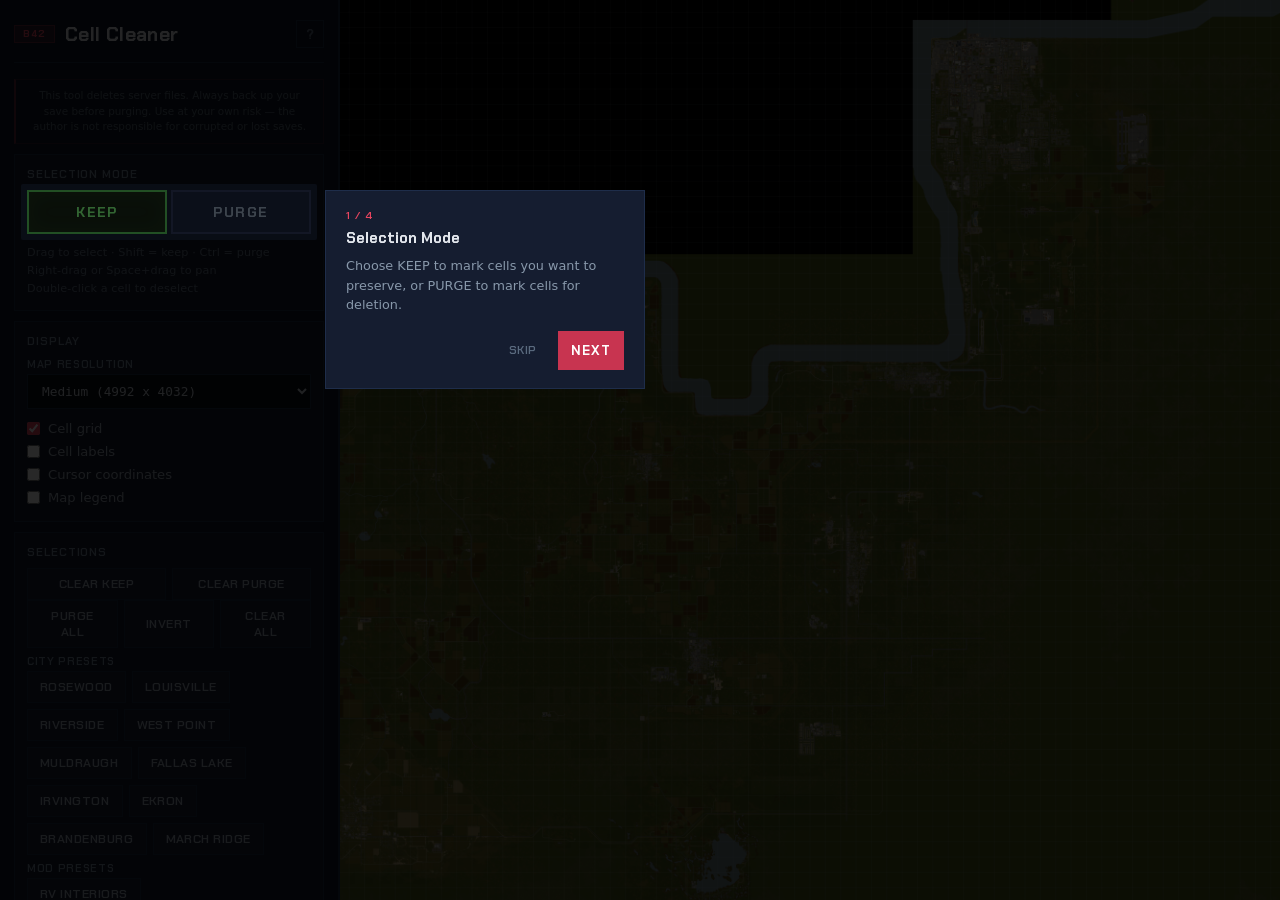
<file: src/index.html>
<!DOCTYPE html>
<html lang="en">
<head>
  <meta charset="UTF-8">
  <meta name="viewport" content="width=device-width, initial-scale=1.0">
  <title>PZ B42 Cell Cleaner</title>
  <link rel="icon" type="image/png" href="favicon.png">
  <link rel="preconnect" href="https://fonts.googleapis.com">
  <link rel="preconnect" href="https://fonts.gstatic.com" crossorigin>
  <link href="https://fonts.googleapis.com/css2?family=Chakra+Petch:wght@400;600;700&display=swap" rel="stylesheet">
  <link rel="stylesheet" href="style.css">
</head>
<body>
  <aside id="sidebar">
    <div class="sidebar-header">
      <span class="sidebar-header__label">B42</span>
      <h1>Cell Cleaner</h1>
      <button id="btn-help" title="Help">?</button>
    </div>

    <div class="disclaimer">This tool deletes server files. Always back up your save before purging. Use at your own risk — the author is not responsible for corrupted or lost saves.</div>

    <section>
      <h2>Selection Mode</h2>
      <div class="btn-group">
        <button id="btn-keep" class="mode-btn active">KEEP</button>
        <button id="btn-purge" class="mode-btn">PURGE</button>
      </div>
      <p class="hint">Drag to select &middot; Shift = keep &middot; Ctrl = purge<br>Right-drag or Space+drag to pan<br>Double-click a cell to deselect</p>
    </section>

    <section>
      <h2>Display</h2>
      <label for="sel-map-res">Map resolution</label>
      <select id="sel-map-res">
        <option value="medium" selected>Medium (4992 x 4032)</option>
        <option value="high">High (9984 x 8064)</option>
        <option value="full">Full (19968 x 16128)</option>
      </select>
      <label class="checkbox-label">
        <input type="checkbox" id="chk-grid" checked> Cell grid
      </label>
      <label class="checkbox-label">
        <input type="checkbox" id="chk-labels"> Cell labels
      </label>
      <label class="checkbox-label">
        <input type="checkbox" id="chk-coords"> Cursor coordinates
      </label>
      <label class="checkbox-label">
        <input type="checkbox" id="chk-legend"> Map legend
      </label>
    </section>

    <section>
      <h2>Selections</h2>
      <div class="btn-row">
        <button id="btn-clear-keep">Clear keep</button>
        <button id="btn-clear-purge">Clear purge</button>
      </div>
      <div class="btn-row">
        <button id="btn-purge-all">Purge all</button>
        <button id="btn-invert">Invert</button>
        <button id="btn-clear-all">Clear all</button>
      </div>

      <label>City Presets</label>
      <div class="btn-row preset-row" id="preset-buttons"></div>

      <label>Mod Presets</label>
      <div class="btn-row preset-row" id="mod-preset-buttons"></div>
    </section>

<section id="section-server-data">
      <h2>Server Data</h2>
      <button id="btn-load-save" class="full-width">Load save folder</button>
      <p class="hint" id="load-save-hint"></p>
      <span id="load-save-status" class="hint"></span>
      <button id="btn-delete-purged" class="full-width accent" disabled>Delete purged cells</button>
    </section>

    <section id="section-world-data" hidden>
      <h2>World Data</h2>
      <label class="checkbox-label">
        <input type="checkbox" id="chk-safehouses" checked> Safehouses
      </label>
      <label class="checkbox-label">
        <input type="checkbox" id="chk-lock-safehouses"> Lock safehouses
      </label>
      <label class="checkbox-label">
        <input type="checkbox" id="chk-npvp-zones" checked> Non-PvP zones
      </label>
      <label class="checkbox-label">
        <input type="checkbox" id="chk-desig-zones" checked> Designation zones
      </label>
      <label class="checkbox-label">
        <input type="checkbox" id="chk-stashes" checked> Stashes
      </label>
      <div id="world-data-summary"></div>
    </section>

    <section id="section-export">
      <h2>Export Script</h2>
      <label for="sel-format">Format</label>
      <select id="sel-format">
        <option value="python">Python (.py)</option>
        <option value="ftp">FTP commands (.txt)</option>
      </select>

      <label for="txt-path">Server data path</label>
      <input type="text" id="txt-path" placeholder="/server/Zomboid/Saves/Sandbox/myworld">

      <button id="btn-export" class="full-width accent">Export script</button>
    </section>

    <section id="section-pzcc-utility">
      <h2>PZCC Utility</h2>
      <button id="btn-copy-cells" class="full-width">Copy pzcc cmd</button>
      <a href="pzcc.sh" download class="btn-download full-width">Download pzcc.sh</a>
    </section>

    <section class="legend">
      <h2>Legend</h2>
      <div class="legend-item"><span class="swatch keep"></span> Keep (preserved)</div>
      <div class="legend-item"><span class="swatch purge"></span> Purge (deleted)</div>
      <div class="legend-item"><span class="swatch populated"></span> Populated (on disk)</div>
      <div class="legend-item"><span class="swatch safehouse"></span> Safehouse</div>
      <div class="legend-item"><span class="swatch nonpvp"></span> Non-PvP zone</div>
      <div class="legend-item"><span class="swatch designation"></span> Designation zone</div>
      <div class="legend-item"><span class="swatch stash-spawned"></span> Stash (spawned)</div>
      <div class="legend-item"><span class="swatch stash-pending"></span> Stash (pending)</div>
      <div class="legend-item"><span class="swatch stash-available"></span> Stash (available)</div>
    </section>

    <div id="status-bar"></div>
    <div class="attribution">Map rendered with <a href="https://github.com/cff29546/pzmap2dzi" target="_blank" rel="noopener">pzmap2dzi</a> (B42.21)</div>
    <div class="about-link"><a href="about.html">About — how it works</a></div>
    <div class="about-link"><a href="https://github.com/MarioMoura/pzcc" target="_blank" rel="noopener">GitHub</a></div>
    <div class="about-link">Inspired by <a href="https://hdrcade-tylerfreeman.github.io/pz-b42-map-cleaner/" target="_blank" rel="noopener">pz-b42-map-cleaner</a></div>
  </aside>

  <main id="map-container">
    <div id="selection-bar" hidden>
      <span id="selection-summary"></span>
      <button id="btn-copy-keep">Copy keep</button>
      <button id="btn-copy-purge-sel">Copy purge</button>
    </div>
    <canvas id="canvas"></canvas>
    <div id="coords-display"></div>
    <div id="map-legend" hidden>
      <div class="map-legend-item" data-layer="keep"><span class="swatch keep"></span> Keep</div>
      <div class="map-legend-item" data-layer="purge"><span class="swatch purge"></span> Purge</div>
      <div class="map-legend-item" data-layer="populated"><span class="swatch populated"></span> Populated</div>
      <div class="map-legend-item" data-layer="safehouses"><span class="swatch safehouse"></span> Safehouse</div>
      <div class="map-legend-item" data-layer="npvp-zones"><span class="swatch nonpvp"></span> Non-PvP</div>
      <div class="map-legend-item" data-layer="desig-zones"><span class="swatch designation"></span> Designation</div>
      <div class="map-legend-item" data-layer="stash-spawned"><span class="swatch stash-spawned"></span> Stash (spawned)</div>
      <div class="map-legend-item" data-layer="stash-pending"><span class="swatch stash-pending"></span> Stash (pending)</div>
      <div class="map-legend-item" data-layer="stash-available"><span class="swatch stash-available"></span> Stash (available)</div>
    </div>
  </main>

  <div id="walkthrough" class="walkthrough" hidden>
    <div class="walkthrough__backdrop"></div>
    <div class="walkthrough__spotlight"></div>
    <div class="walkthrough__card">
      <div class="walkthrough__step">1 / 4</div>
      <h3 class="walkthrough__title"></h3>
      <p class="walkthrough__text"></p>
      <div class="walkthrough__actions">
        <button class="walkthrough__skip">Skip</button>
        <button class="walkthrough__next accent">Next</button>
      </div>
    </div>
  </div>

  <div id="loading-modal" class="loading-modal">
    <div class="loading-modal__backdrop"></div>
    <div class="loading-modal__card">
      <h3 class="loading-modal__title">Scanning save data</h3>
      <div class="loading-modal__bar-track">
        <div class="loading-modal__bar-fill" id="loading-bar-fill"></div>
      </div>
      <p class="loading-modal__text" id="loading-modal-text">Reading chunkdata...</p>
    </div>
  </div>

  <script src="stash_defs.js"></script>
  <script src="app.js"></script>
</body>
</html>
</file>
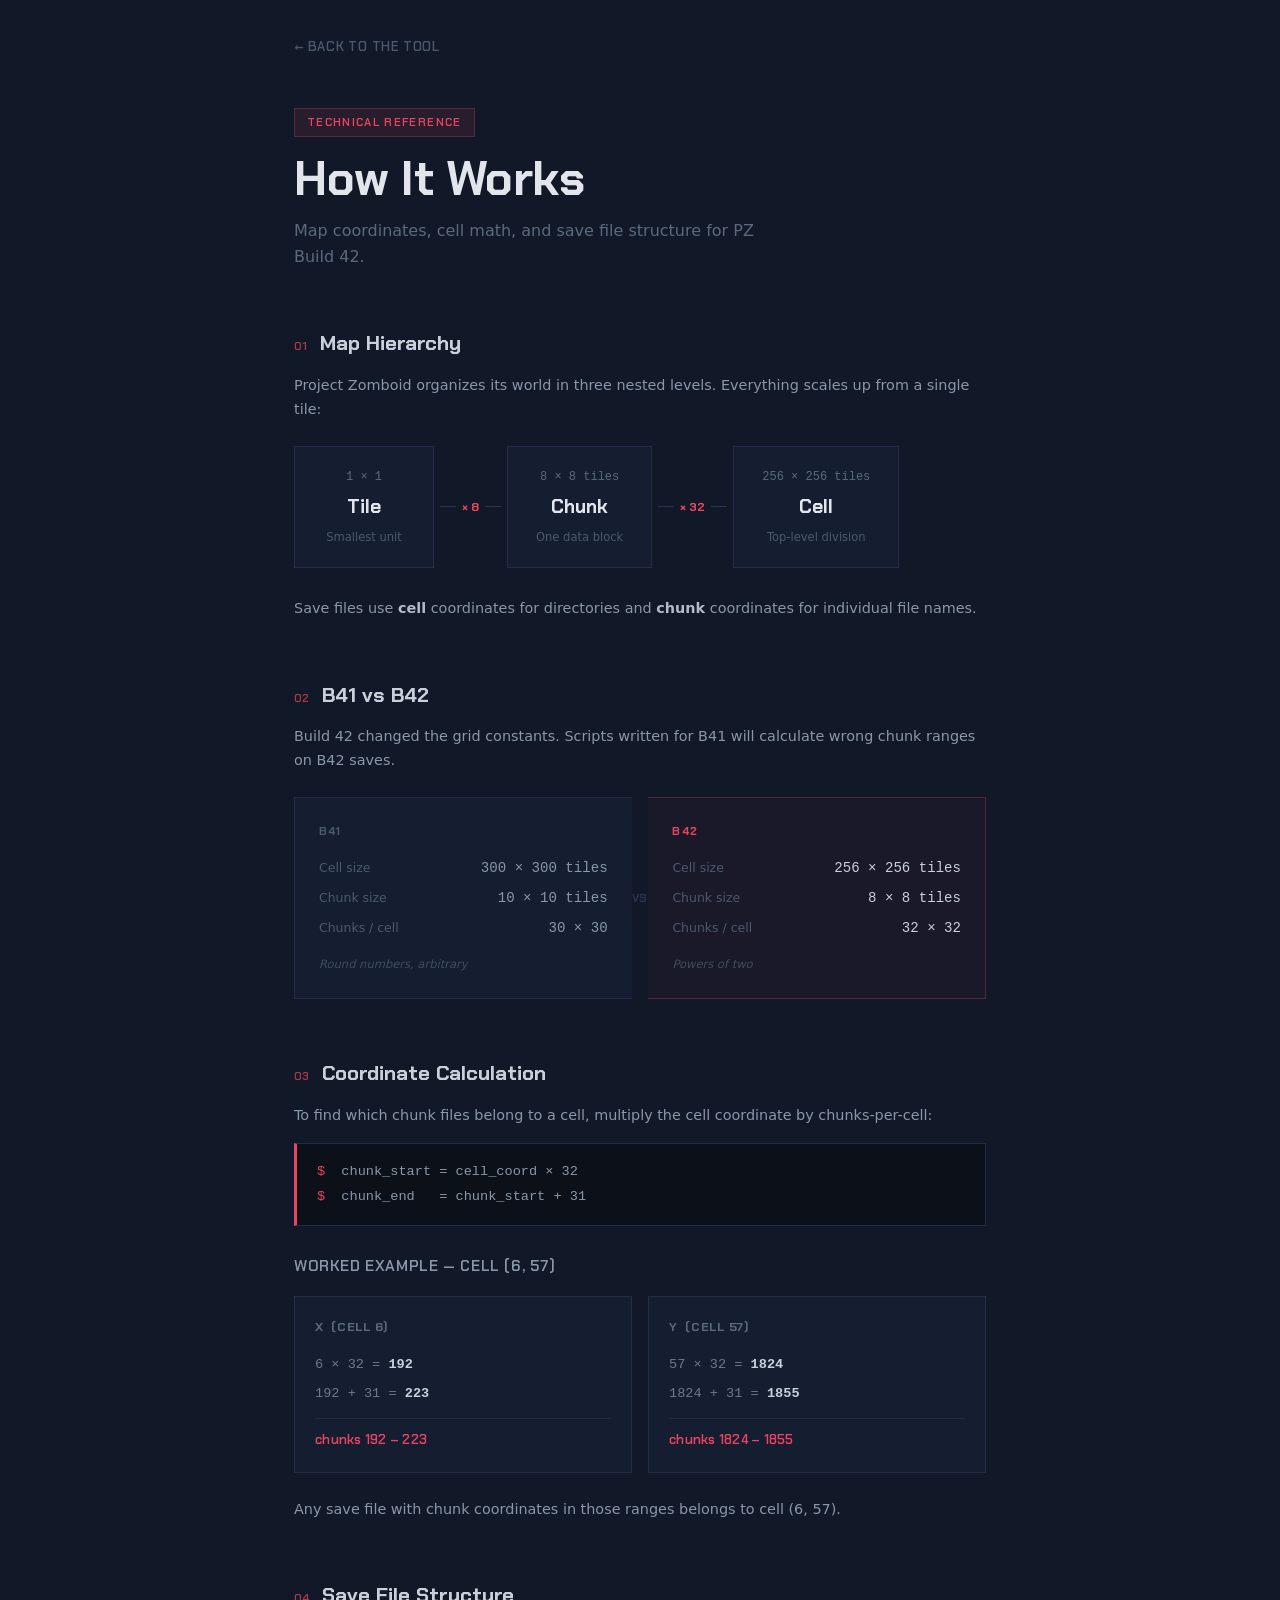
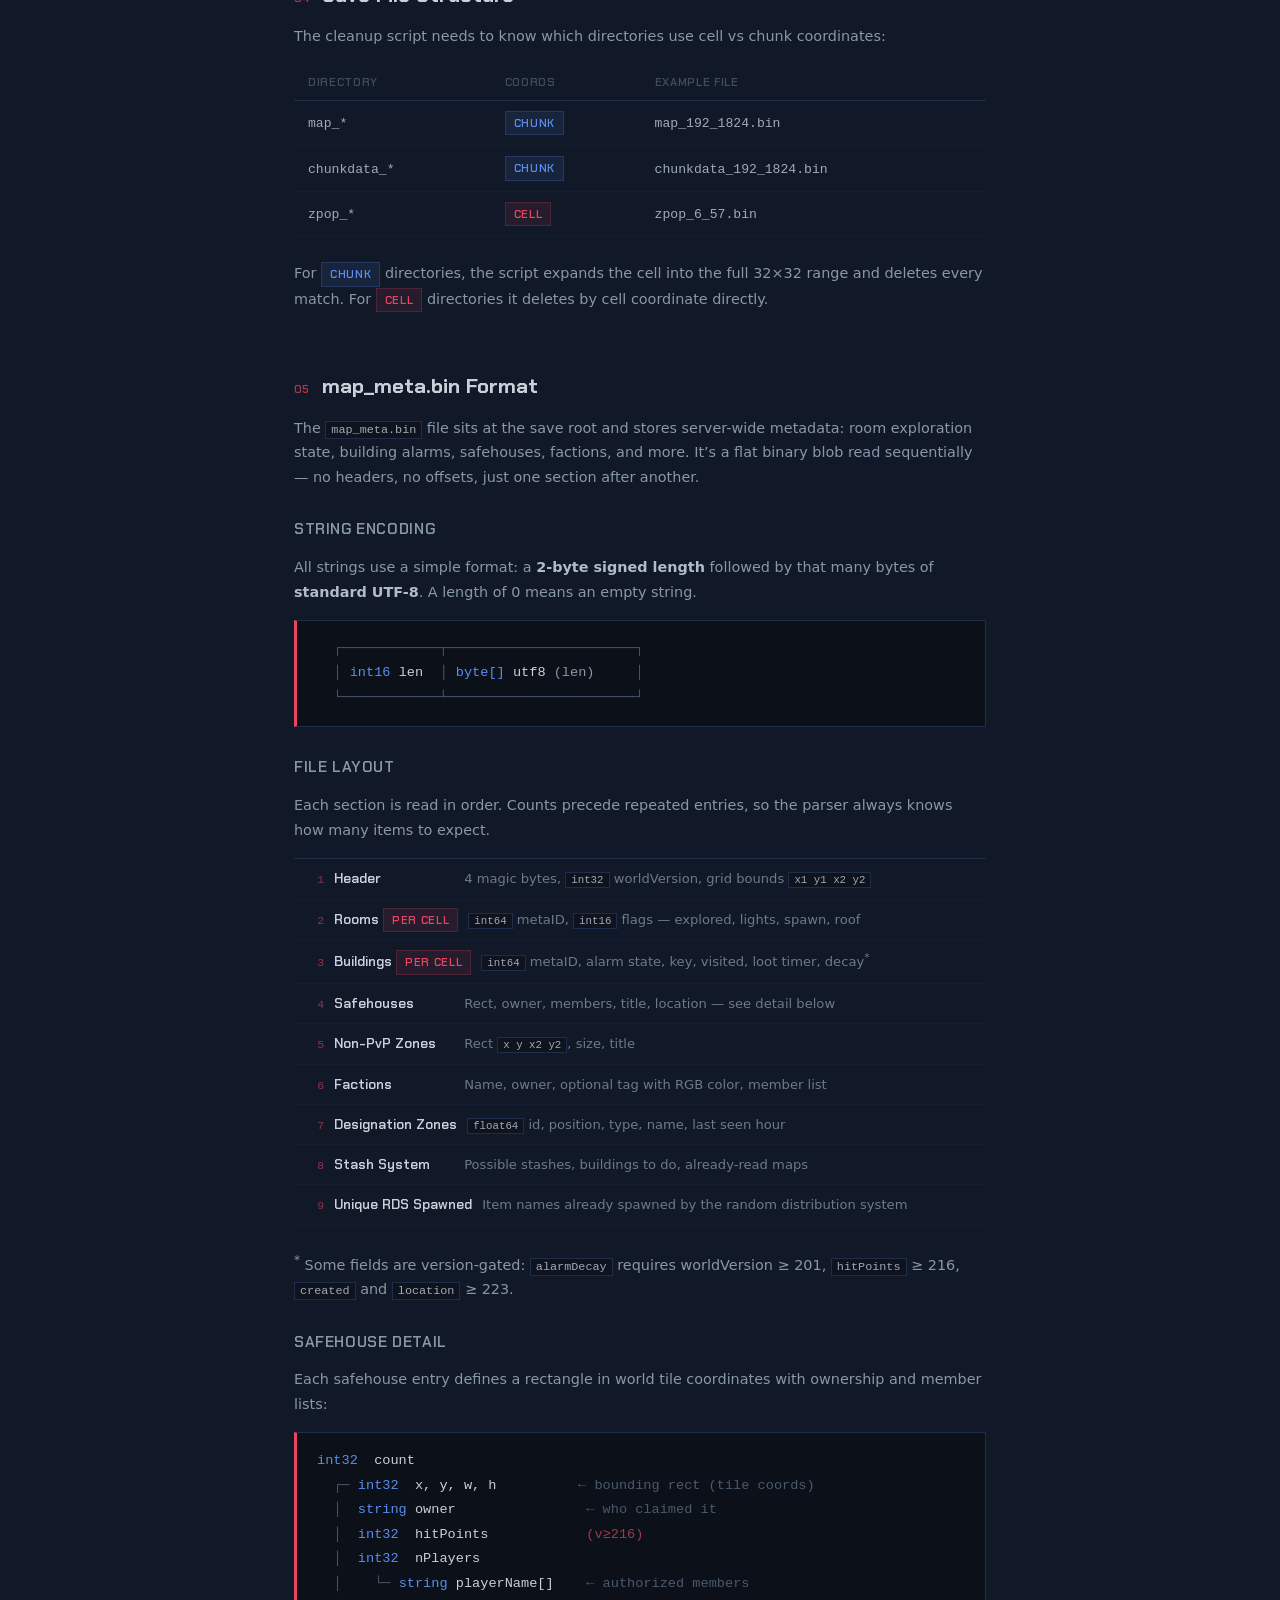
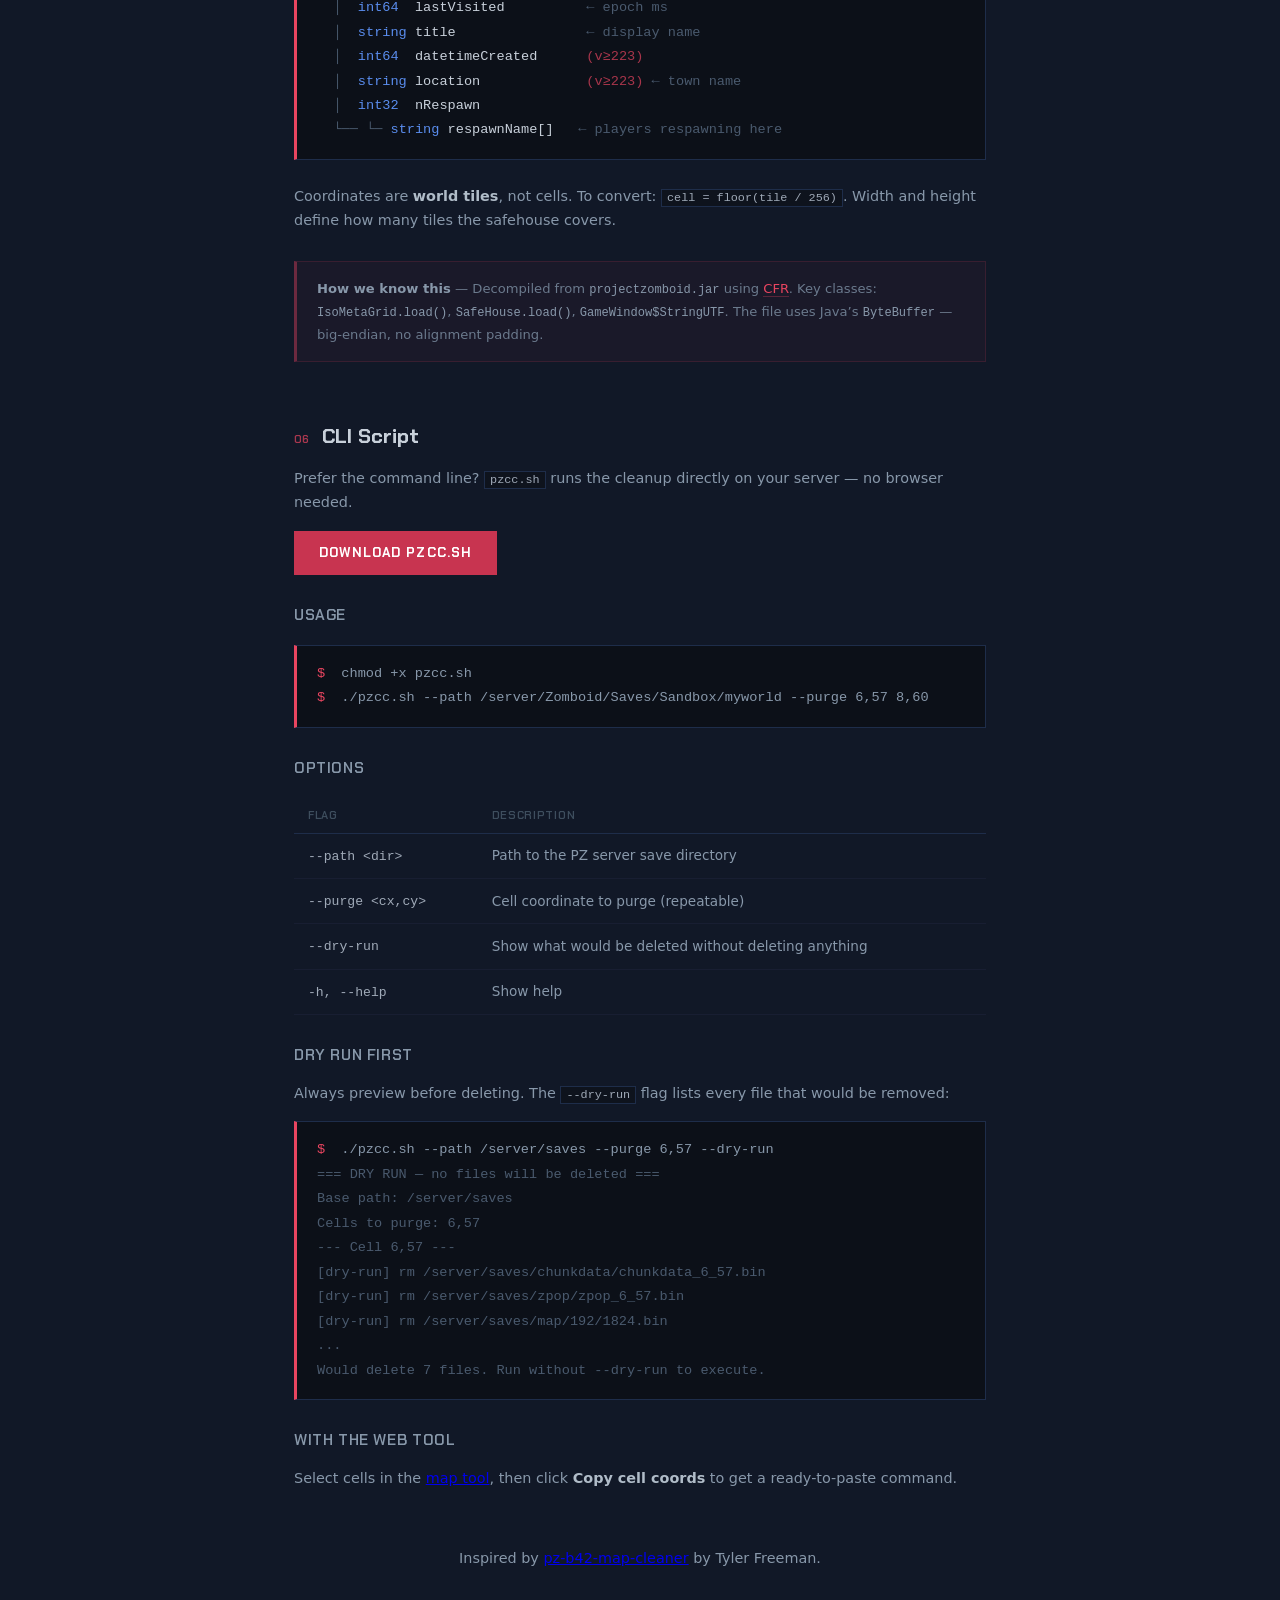
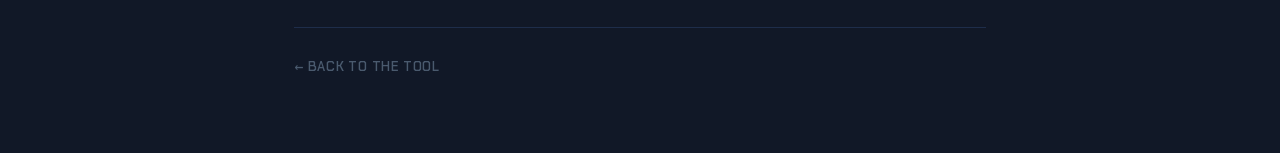
<file: src/about.html>
<!DOCTYPE html>
<html lang="en">
<head>
  <meta charset="UTF-8">
  <meta name="viewport" content="width=device-width, initial-scale=1.0">
  <title>About — PZ B42 Cell Cleaner</title>
  <link rel="icon" type="image/png" href="favicon.png">
  <link rel="preconnect" href="https://fonts.googleapis.com">
  <link rel="preconnect" href="https://fonts.gstatic.com" crossorigin>
  <link href="https://fonts.googleapis.com/css2?family=Chakra+Petch:wght@400;600;700&display=swap" rel="stylesheet">
  <link rel="stylesheet" href="style.css">
</head>
<body class="page-body">
  <div class="page-content">

    <nav class="page-nav">
      <a href="index.html">&larr; Back to the tool</a>
    </nav>

    <header class="page-header">
      <span class="page-header__label">Technical Reference</span>
      <h1 class="page-header__title">How It Works</h1>
      <p class="page-header__sub">Map coordinates, cell math, and save file structure for PZ Build 42.</p>
    </header>

    <article class="page-section fade-in" style="--delay: 0">
      <h2><span class="section-num">01</span> Map Hierarchy</h2>
      <p>Project Zomboid organizes its world in three nested levels. Everything scales up from a single tile:</p>

      <div class="hierarchy-flow">
        <div class="hierarchy-node">
          <span class="hierarchy-node__size">1 &times; 1</span>
          <strong class="hierarchy-node__name">Tile</strong>
          <span class="hierarchy-node__desc">Smallest unit</span>
        </div>
        <div class="hierarchy-arrow">
          <span>&times; 8</span>
        </div>
        <div class="hierarchy-node">
          <span class="hierarchy-node__size">8 &times; 8 tiles</span>
          <strong class="hierarchy-node__name">Chunk</strong>
          <span class="hierarchy-node__desc">One data block</span>
        </div>
        <div class="hierarchy-arrow">
          <span>&times; 32</span>
        </div>
        <div class="hierarchy-node">
          <span class="hierarchy-node__size">256 &times; 256 tiles</span>
          <strong class="hierarchy-node__name">Cell</strong>
          <span class="hierarchy-node__desc">Top-level division</span>
        </div>
      </div>

      <p>Save files use <strong>cell</strong> coordinates for directories and <strong>chunk</strong> coordinates for individual file names.</p>
    </article>

    <article class="page-section fade-in" style="--delay: 1">
      <h2><span class="section-num">02</span> B41 vs B42</h2>
      <p>Build 42 changed the grid constants. Scripts written for B41 will calculate wrong chunk ranges on B42 saves.</p>

      <div class="version-compare">
        <div class="version-compare__col version-compare__col--old">
          <div class="version-compare__badge">B41</div>
          <dl>
            <dt>Cell size</dt>
            <dd>300 &times; 300 tiles</dd>
            <dt>Chunk size</dt>
            <dd>10 &times; 10 tiles</dd>
            <dt>Chunks / cell</dt>
            <dd>30 &times; 30</dd>
          </dl>
          <span class="version-compare__note">Round numbers, arbitrary</span>
        </div>
        <div class="version-compare__vs">vs</div>
        <div class="version-compare__col version-compare__col--new">
          <div class="version-compare__badge">B42</div>
          <dl>
            <dt>Cell size</dt>
            <dd>256 &times; 256 tiles</dd>
            <dt>Chunk size</dt>
            <dd>8 &times; 8 tiles</dd>
            <dt>Chunks / cell</dt>
            <dd>32 &times; 32</dd>
          </dl>
          <span class="version-compare__note">Powers of two</span>
        </div>
      </div>
    </article>

    <article class="page-section fade-in" style="--delay: 2">
      <h2><span class="section-num">03</span> Coordinate Calculation</h2>
      <p>To find which chunk files belong to a cell, multiply the cell coordinate by chunks-per-cell:</p>

      <pre class="terminal"><code><span class="terminal__prompt">$</span> chunk_start = cell_coord &times; 32
<span class="terminal__prompt">$</span> chunk_end   = chunk_start + 31</code></pre>

      <h3>Worked example &mdash; Cell (6, 57)</h3>

      <div class="calc-grid">
        <div class="calc-grid__axis">
          <div class="calc-grid__label">X &nbsp;(cell 6)</div>
          <div class="calc-grid__step">6 &times; 32 = <strong>192</strong></div>
          <div class="calc-grid__step">192 + 31 = <strong>223</strong></div>
          <div class="calc-grid__range">chunks 192 &ndash; 223</div>
        </div>
        <div class="calc-grid__axis">
          <div class="calc-grid__label">Y &nbsp;(cell 57)</div>
          <div class="calc-grid__step">57 &times; 32 = <strong>1824</strong></div>
          <div class="calc-grid__step">1824 + 31 = <strong>1855</strong></div>
          <div class="calc-grid__range">chunks 1824 &ndash; 1855</div>
        </div>
      </div>

      <p>Any save file with chunk coordinates in those ranges belongs to cell (6,&nbsp;57).</p>
    </article>

    <article class="page-section fade-in" style="--delay: 3">
      <h2><span class="section-num">04</span> Save File Structure</h2>
      <p>The cleanup script needs to know which directories use cell vs chunk coordinates:</p>

      <table class="file-table">
        <thead>
          <tr><th>Directory</th><th>Coords</th><th>Example file</th></tr>
        </thead>
        <tbody>
          <tr>
            <td><code>map_*</code></td>
            <td><span class="coord-tag coord-tag--chunk">chunk</span></td>
            <td><code>map_192_1824.bin</code></td>
          </tr>
          <tr>
            <td><code>chunkdata_*</code></td>
            <td><span class="coord-tag coord-tag--chunk">chunk</span></td>
            <td><code>chunkdata_192_1824.bin</code></td>
          </tr>
          <tr>
            <td><code>zpop_*</code></td>
            <td><span class="coord-tag coord-tag--cell">cell</span></td>
            <td><code>zpop_6_57.bin</code></td>
          </tr>
        </tbody>
      </table>

      <p>For <span class="coord-tag coord-tag--chunk">chunk</span> directories, the script expands the cell into the full 32&times;32 range and deletes every match. For <span class="coord-tag coord-tag--cell">cell</span> directories it deletes by cell coordinate directly.</p>
    </article>

    <article class="page-section fade-in" style="--delay: 4">
      <h2><span class="section-num">05</span> map_meta.bin Format</h2>
      <p>The <code>map_meta.bin</code> file sits at the save root and stores server-wide metadata: room exploration state, building alarms, safehouses, factions, and more. It&rsquo;s a flat binary blob read sequentially &mdash; no headers, no offsets, just one section after another.</p>

      <h3>String encoding</h3>
      <p>All strings use a simple format: a <strong>2-byte signed length</strong> followed by that many bytes of <strong>standard UTF-8</strong>. A length of 0 means an empty string.</p>
      <pre class="terminal"><code><span class="terminal__dim">  ┌────────────┬───────────────────────┐</span>
<span class="terminal__dim">  │</span> <span class="terminal__type">int16</span> <span class="terminal__field">len</span>  <span class="terminal__dim">│</span> <span class="terminal__type">byte[]</span> <span class="terminal__field">utf8</span> (len)     <span class="terminal__dim">│</span>
<span class="terminal__dim">  └────────────┴───────────────────────┘</span></code></pre>

      <h3>File layout</h3>
      <p>Each section is read in order. Counts precede repeated entries, so the parser always knows how many items to expect.</p>

      <ol class="field-list">
        <li>
          <span class="field-list__num">1</span>
          <span class="field-list__name">Header</span>
          <span class="field-list__desc">4 magic bytes, <code>int32</code> worldVersion, grid bounds <code>x1 y1 x2 y2</code></span>
        </li>
        <li>
          <span class="field-list__num">2</span>
          <span class="field-list__name">Rooms <span class="coord-tag coord-tag--cell">per cell</span></span>
          <span class="field-list__desc"><code>int64</code> metaID, <code>int16</code> flags &mdash; explored, lights, spawn, roof</span>
        </li>
        <li>
          <span class="field-list__num">3</span>
          <span class="field-list__name">Buildings <span class="coord-tag coord-tag--cell">per cell</span></span>
          <span class="field-list__desc"><code>int64</code> metaID, alarm state, key, visited, loot timer, decay<sup>*</sup></span>
        </li>
        <li>
          <span class="field-list__num">4</span>
          <span class="field-list__name">Safehouses</span>
          <span class="field-list__desc">Rect, owner, members, title, location &mdash; see detail below</span>
        </li>
        <li>
          <span class="field-list__num">5</span>
          <span class="field-list__name">Non-PvP Zones</span>
          <span class="field-list__desc">Rect <code>x y x2 y2</code>, size, title</span>
        </li>
        <li>
          <span class="field-list__num">6</span>
          <span class="field-list__name">Factions</span>
          <span class="field-list__desc">Name, owner, optional tag with RGB color, member list</span>
        </li>
        <li>
          <span class="field-list__num">7</span>
          <span class="field-list__name">Designation Zones</span>
          <span class="field-list__desc"><code>float64</code> id, position, type, name, last seen hour</span>
        </li>
        <li>
          <span class="field-list__num">8</span>
          <span class="field-list__name">Stash System</span>
          <span class="field-list__desc">Possible stashes, buildings to do, already-read maps</span>
        </li>
        <li>
          <span class="field-list__num">9</span>
          <span class="field-list__name">Unique RDS Spawned</span>
          <span class="field-list__desc">Item names already spawned by the random distribution system</span>
        </li>
      </ol>

      <p><sup>*</sup> Some fields are version-gated: <code>alarmDecay</code> requires worldVersion &ge;&nbsp;201, <code>hitPoints</code> &ge;&nbsp;216, <code>created</code> and <code>location</code> &ge;&nbsp;223.</p>

      <h3>Safehouse detail</h3>
      <p>Each safehouse entry defines a rectangle in world tile coordinates with ownership and member lists:</p>
      <pre class="terminal"><code><span class="terminal__type">int32</span>  <span class="terminal__field">count</span>
<span class="terminal__dim">  ┌─</span> <span class="terminal__type">int32</span>  <span class="terminal__field">x, y, w, h</span>          <span class="terminal__comment">&larr; bounding rect (tile coords)</span>
<span class="terminal__dim">  │</span>  <span class="terminal__type">string</span> <span class="terminal__field">owner</span>                <span class="terminal__comment">&larr; who claimed it</span>
<span class="terminal__dim">  │</span>  <span class="terminal__type">int32</span>  <span class="terminal__field">hitPoints</span>            <span class="terminal__version">(v&ge;216)</span>
<span class="terminal__dim">  │</span>  <span class="terminal__type">int32</span>  <span class="terminal__field">nPlayers</span>
<span class="terminal__dim">  │</span>    <span class="terminal__dim">&boxur;&boxh;</span> <span class="terminal__type">string</span> <span class="terminal__field">playerName[]</span>    <span class="terminal__comment">&larr; authorized members</span>
<span class="terminal__dim">  │</span>  <span class="terminal__type">int64</span>  <span class="terminal__field">lastVisited</span>          <span class="terminal__comment">&larr; epoch ms</span>
<span class="terminal__dim">  │</span>  <span class="terminal__type">string</span> <span class="terminal__field">title</span>                <span class="terminal__comment">&larr; display name</span>
<span class="terminal__dim">  │</span>  <span class="terminal__type">int64</span>  <span class="terminal__field">datetimeCreated</span>      <span class="terminal__version">(v&ge;223)</span>
<span class="terminal__dim">  │</span>  <span class="terminal__type">string</span> <span class="terminal__field">location</span>             <span class="terminal__version">(v&ge;223)</span> <span class="terminal__comment">&larr; town name</span>
<span class="terminal__dim">  │</span>  <span class="terminal__type">int32</span>  <span class="terminal__field">nRespawn</span>
<span class="terminal__dim">  └──</span> <span class="terminal__dim">&boxur;&boxh;</span> <span class="terminal__type">string</span> <span class="terminal__field">respawnName[]</span>   <span class="terminal__comment">&larr; players respawning here</span></code></pre>

      <p>Coordinates are <strong>world tiles</strong>, not cells. To convert: <code>cell = floor(tile / 256)</code>. Width and height define how many tiles the safehouse covers.</p>

      <div class="page-callout">
        <strong>How we know this</strong> &mdash; Decompiled from <code>projectzomboid.jar</code> using <a href="https://github.com/leibnitz27/cfr" target="_blank" rel="noopener">CFR</a>. Key classes: <code>IsoMetaGrid.load()</code>, <code>SafeHouse.load()</code>, <code>GameWindow$StringUTF</code>. The file uses Java&rsquo;s <code>ByteBuffer</code> &mdash; big-endian, no alignment padding.
      </div>
    </article>

    <article class="page-section fade-in" style="--delay: 5">
      <h2><span class="section-num">06</span> CLI Script</h2>
      <p>Prefer the command line? <code>pzcc.sh</code> runs the cleanup directly on your server &mdash; no browser needed.</p>

      <p><a href="pzcc.sh" download class="download-btn">Download pzcc.sh</a></p>

      <h3>Usage</h3>
      <pre class="terminal"><code><span class="terminal__prompt">$</span> chmod +x pzcc.sh
<span class="terminal__prompt">$</span> ./pzcc.sh --path /server/Zomboid/Saves/Sandbox/myworld --purge 6,57 8,60</code></pre>

      <h3>Options</h3>
      <table class="file-table">
        <thead>
          <tr><th>Flag</th><th>Description</th></tr>
        </thead>
        <tbody>
          <tr><td><code>--path &lt;dir&gt;</code></td><td>Path to the PZ server save directory</td></tr>
          <tr><td><code>--purge &lt;cx,cy&gt;</code></td><td>Cell coordinate to purge (repeatable)</td></tr>
          <tr><td><code>--dry-run</code></td><td>Show what would be deleted without deleting anything</td></tr>
          <tr><td><code>-h, --help</code></td><td>Show help</td></tr>
        </tbody>
      </table>

      <h3>Dry run first</h3>
      <p>Always preview before deleting. The <code>--dry-run</code> flag lists every file that would be removed:</p>
      <pre class="terminal"><code><span class="terminal__prompt">$</span> ./pzcc.sh --path /server/saves --purge 6,57 --dry-run
<span class="terminal__dim">=== DRY RUN — no files will be deleted ===</span>
<span class="terminal__dim">Base path: /server/saves</span>
<span class="terminal__dim">Cells to purge: 6,57</span>
<span class="terminal__dim">--- Cell 6,57 ---</span>
<span class="terminal__dim">[dry-run] rm /server/saves/chunkdata/chunkdata_6_57.bin</span>
<span class="terminal__dim">[dry-run] rm /server/saves/zpop/zpop_6_57.bin</span>
<span class="terminal__dim">[dry-run] rm /server/saves/map/192/1824.bin</span>
<span class="terminal__dim">...</span>
<span class="terminal__dim">Would delete 7 files. Run without --dry-run to execute.</span></code></pre>

      <h3>With the web tool</h3>
      <p>Select cells in the <a href="index.html">map tool</a>, then click <strong>Copy cell coords</strong> to get a ready-to-paste command.</p>
    </article>

    <footer class="page-section fade-in" style="--delay: 6; text-align: center; opacity: 0.6; font-size: 0.85rem;">
      <p>Inspired by <a href="https://hdrcade-tylerfreeman.github.io/pz-b42-map-cleaner/" target="_blank" rel="noopener">pz-b42-map-cleaner</a> by Tyler Freeman.</p>
    </footer>

    <nav class="page-nav page-nav--bottom">
      <a href="index.html">&larr; Back to the tool</a>
    </nav>

  </div>
</body>
</html>
</file>
<file: src/style.css>
* {
  margin: 0;
  padding: 0;
  box-sizing: border-box;
}

body {
  display: flex;
  height: 100vh;
  overflow: hidden;
  font-family: 'Segoe UI', system-ui, -apple-system, sans-serif;
  background: #1a1a2e;
  color: #d8dce2;
}

/* --- Sidebar --- */

#sidebar {
  width: 340px;
  min-width: 340px;
  background: #111827;
  border-right: 2px solid #1e2d4a;
  padding: 14px;
  overflow-y: auto;
  display: flex;
  flex-direction: column;
  gap: 10px;
  scrollbar-width: thin;
  scrollbar-color: #2a3452 transparent;
}

#sidebar::-webkit-scrollbar {
  width: 6px;
}

#sidebar::-webkit-scrollbar-thumb {
  background: #2a3452;
  border-radius: 3px;
}

.sidebar-header {
  display: flex;
  align-items: center;
  gap: 10px;
  padding: 6px 0 14px;
  border-bottom: 1px solid #1e2d4a;
  justify-content: center;
}

.sidebar-header__label {
  font-family: 'Chakra Petch', system-ui, sans-serif;
  font-size: 0.62rem;
  font-weight: 700;
  text-transform: uppercase;
  letter-spacing: 0.1em;
  color: #e94560;
  background: rgba(233, 69, 96, 0.12);
  border: 1px solid rgba(233, 69, 96, 0.3);
  padding: 3px 8px;
  line-height: 1;
}

#sidebar h1 {
  font-family: 'Chakra Petch', system-ui, sans-serif;
  font-size: 1.2rem;
  font-weight: 700;
  color: #e2e6ec;
  letter-spacing: 0.02em;
}

#sidebar h2 {
  font-family: 'Chakra Petch', system-ui, sans-serif;
  font-size: 0.72rem;
  text-transform: uppercase;
  letter-spacing: 0.08em;
  color: #7a8a9e;
  margin-bottom: 8px;
  font-weight: 600;
}

/* --- Sections --- */

section {
  background: #151d30;
  border: 1px solid #1e2d4a;
  border-radius: 0;
  padding: 12px;
}

/* --- Buttons --- */

.btn-group {
  display: flex;
  gap: 4px;
}

.mode-btn {
  flex: 1;
  padding: 11px 8px;
  border: 2px solid #2a3452;
  background: #1a2238;
  color: #8898aa;
  font-family: 'Chakra Petch', system-ui, sans-serif;
  font-weight: 700;
  font-size: 0.88rem;
  letter-spacing: 0.1em;
  cursor: pointer;
  border-radius: 0;
  transition: all 0.15s cubic-bezier(0.16, 1, 0.3, 1);
}

.mode-btn:hover {
  background: #1e2a44;
  border-color: #3a4a6a;
  color: #6b7a8d;
}

.mode-btn:focus-visible {
  outline: 2px solid #5a8dee;
  outline-offset: 1px;
}

.mode-btn:active {
  transform: scale(0.97);
}

#btn-keep.active {
  border-color: #4caf50;
  background: #162214;
  color: #6fdf70;
  box-shadow: inset 0 0 20px rgba(76, 175, 80, 0.08);
}

#btn-keep.active:hover {
  background: #1a2c18;
}

#btn-purge.active {
  border-color: #e94560;
  background: #241218;
  color: #ff6b7a;
  box-shadow: inset 0 0 20px rgba(233, 69, 96, 0.08);
}

#btn-purge.active:hover {
  background: #2e1820;
}

.hint {
  font-size: 0.7rem;
  color: #6b7a8d;
  margin-top: 10px;
  line-height: 1.6;
  letter-spacing: 0.01em;
}
.hint--warn {
  color: #e9a545;
}

button {
  padding: 7px 12px;
  border: 1px solid #1e2d4a;
  background: #1a2238;
  color: #a0aab8;
  cursor: pointer;
  border-radius: 0;
  font-family: 'Chakra Petch', system-ui, sans-serif;
  font-size: 0.78rem;
  font-weight: 600;
  letter-spacing: 0.04em;
  text-transform: uppercase;
  transition: all 0.12s ease-out;
}

button:hover {
  background: #1e2a44;
  border-color: #2a3a5a;
  color: #a0aab8;
}

button:focus-visible {
  outline: 2px solid #5a8dee;
  outline-offset: 1px;
}

button:active {
  transform: scale(0.97);
  background: #141c30;
}

button.full-width {
  width: 100%;
  margin-top: 8px;
}

button.accent {
  background: #c83450;
  border-color: #c83450;
  color: #fff;
  font-weight: 700;
  font-size: 0.82rem;
  letter-spacing: 0.08em;
  padding: 10px 12px;
  transition: all 0.15s cubic-bezier(0.16, 1, 0.3, 1);
}

button.accent:hover {
  background: #e03e5c;
  border-color: #e03e5c;
  box-shadow: 0 0 20px rgba(233, 69, 96, 0.15);
}

button.accent:active {
  background: #a82c44;
  box-shadow: none;
}

.btn-download {
  display: block;
  margin-top: 6px;
  padding: 7px 12px;
  border: 1px solid #1e2d4a;
  background: #1a2238;
  color: #a0aab8;
  font-family: 'Chakra Petch', system-ui, sans-serif;
  font-size: 0.78rem;
  font-weight: 600;
  letter-spacing: 0.04em;
  text-transform: uppercase;
  text-align: center;
  text-decoration: none;
  transition: all 0.12s ease-out;
}

.btn-download:hover {
  background: #1e2a44;
  border-color: #2a3a5a;
  color: #a0aab8;
}

.btn-row {
  display: flex;
  gap: 6px;
  flex-wrap: wrap;
}

.btn-row button {
  flex: 1;
}

.preset-row button {
  flex: 0 1 auto;
}

/* --- Form controls --- */

.checkbox-label {
  display: flex;
  align-items: center;
  gap: 8px;
  padding: 4px 0;
  cursor: pointer;
  font-size: 0.82rem;
  color: #a0aab8;
  transition: color 0.12s;
}

.checkbox-label:hover {
  color: #d0d8e2;
}

.checkbox-label input {
  accent-color: #e94560;
  cursor: pointer;
}

select,
input[type="text"] {
  width: 100%;
  padding: 8px 10px;
  background: #0c1018;
  border: 1px solid #1e2d4a;
  color: #c8d0da;
  border-radius: 0;
  font-family: 'Consolas', 'SF Mono', 'Fira Code', monospace;
  font-size: 0.8rem;
  margin-bottom: 8px;
  transition: border-color 0.15s;
}

select:hover,
input[type="text"]:hover {
  border-color: #2a3a5a;
}

select:focus,
input[type="text"]:focus {
  outline: none;
  border-color: #e94560;
}

input[type="text"]::placeholder {
  color: #4a5a6e;
}

label:not(.checkbox-label) {
  display: block;
  font-family: 'Chakra Petch', system-ui, sans-serif;
  font-size: 0.68rem;
  color: #7a8a9e;
  margin-bottom: 3px;
  margin-top: 6px;
  font-weight: 600;
  text-transform: uppercase;
  letter-spacing: 0.06em;
}

/* --- Legend --- */

.legend-item {
  display: flex;
  align-items: center;
  gap: 10px;
  font-family: 'Chakra Petch', system-ui, sans-serif;
  font-size: 0.76rem;
  font-weight: 600;
  letter-spacing: 0.02em;
  padding: 4px 0;
  color: #8898aa;
  text-transform: uppercase;
}

.swatch {
  width: 16px;
  height: 16px;
  border-radius: 0;
  flex-shrink: 0;
}

.swatch.keep {
  background: rgba(76, 175, 80, 0.45);
  border: 2px solid rgba(76, 175, 80, 0.7);
}

.swatch.purge {
  background: rgba(233, 69, 96, 0.45);
  border: 2px solid rgba(233, 69, 96, 0.7);
}

.swatch.populated {
  background: rgba(255, 193, 7, 0.4);
  border: 2px solid rgba(255, 193, 7, 0.6);
}

.swatch.safehouse {
  background: rgba(100, 180, 255, 0.4);
  border: 2px solid rgba(100, 180, 255, 0.7);
}

.swatch.nonpvp {
  background: rgba(180, 120, 255, 0.35);
  border: 2px solid rgba(180, 120, 255, 0.55);
}

.swatch.designation {
  background: rgba(255, 160, 50, 0.35);
  border: 2px solid rgba(255, 160, 50, 0.5);
}

.swatch.stash-spawned {
  background: rgba(200, 220, 50, 0.5);
  border: 2px solid rgba(200, 220, 50, 1.0);
}

.swatch.stash-pending {
  background: rgba(255, 180, 50, 0.4);
  border: 2px solid rgba(255, 180, 50, 0.9);
}

.swatch.stash-available {
  background: rgba(200, 220, 50, 0.15);
  border: 2px solid rgba(200, 220, 50, 0.4);
}

/* --- World Data summary --- */

.world-data-counts {
  font-family: 'Consolas', 'SF Mono', 'Fira Code', monospace;
  font-size: 0.72rem;
  color: #6b7a8d;
  margin-top: 8px;
  line-height: 1.5;
}

.world-data-group {
  margin-top: 10px;
}

.world-data-label {
  display: block;
  font-family: 'Chakra Petch', system-ui, sans-serif;
  font-size: 0.68rem;
  font-weight: 600;
  text-transform: uppercase;
  letter-spacing: 0.06em;
  color: #7a8a9e;
  margin-bottom: 4px;
}

.world-data-entry {
  font-size: 0.74rem;
  color: #8898aa;
  padding: 2px 0;
  line-height: 1.4;
  display: flex;
  align-items: center;
  gap: 6px;
}

.faction-swatch {
  display: inline-block;
  width: 10px;
  height: 10px;
  flex-shrink: 0;
}

.disclaimer {
  font-size: 0.65rem;
  color: #5a6a7a;
  text-align: center;
  padding: 8px 10px;
  margin-top: 6px;
  border: 1px solid rgba(233, 69, 96, 0.15);
  border-left: 2px solid rgba(233, 69, 96, 0.4);
  line-height: 1.5;
}

/* --- Footer elements --- */

#status-bar {
  margin-top: auto;
  padding: 10px 0 2px;
  font-family: 'Consolas', 'SF Mono', 'Fira Code', monospace;
  font-size: 0.7rem;
  color: #5a6a7a;
  text-align: center;
  min-height: 1.8em;
}

.attribution {
  font-size: 0.65rem;
  color: #4a5a6a;
  text-align: center;
  padding-bottom: 2px;
  letter-spacing: 0.02em;
}

.attribution a {
  color: #3e4e5e;
  text-decoration: none;
  border-bottom: 1px solid transparent;
  transition: all 0.12s;
}

.attribution a:hover {
  color: #e94560;
  border-bottom-color: #e94560;
}

/* --- Map area --- */

#map-container {
  flex: 1;
  position: relative;
  overflow: hidden;
  background: #0e1118;
  cursor: crosshair;
}

#canvas {
  display: block;
  width: 100%;
  height: 100%;
}

#selection-bar {
  position: absolute;
  top: 10px;
  left: 50%;
  transform: translateX(-50%);
  z-index: 10;
  background: rgba(12, 16, 24, 0.9);
  border: 1px solid #1e2d4a;
  border-left: 3px solid #e94560;
  padding: 6px 14px;
  font-family: 'Consolas', 'SF Mono', 'Fira Code', monospace;
  font-size: 0.78rem;
  color: #6b7a8d;
  display: flex;
  align-items: center;
  gap: 12px;
  transition: opacity 0.2s ease-out;
  white-space: nowrap;
}

#selection-bar[hidden] {
  display: none;
}

#selection-bar button {
  padding: 4px 10px;
  font-size: 0.7rem;
  border: 1px solid #2a3452;
  background: #1a2238;
  color: #a0aab8;
}

#selection-bar button:hover {
  background: #1e2a44;
  border-color: #3a4a6a;
}

/* --- Map legend overlay --- */

#map-legend {
  position: absolute;
  bottom: 10px;
  right: 10px;
  background: rgba(12, 16, 24, 0.9);
  border: 1px solid #1e2d4a;
  border-left: 3px solid #e94560;
  padding: 10px 14px;
  z-index: 10;
  pointer-events: auto;
  transition: opacity 0.2s ease-out;
  display: grid;
  grid-template-columns: auto auto;
  column-gap: 16px;
}

#map-legend[hidden] {
  display: none !important;
}

.map-legend-item {
  display: flex;
  align-items: center;
  gap: 8px;
  font-family: 'Chakra Petch', system-ui, sans-serif;
  font-size: 0.72rem;
  cursor: pointer;
  user-select: none;
  transition: opacity 0.15s;
  font-weight: 600;
  letter-spacing: 0.02em;
  color: #8898aa;
  text-transform: uppercase;
  padding: 2px 0;
}

.map-legend-item:hover {
  color: #c0c8d2;
}

.map-legend-item.off {
  opacity: 0.35;
}

.map-legend-item.off .swatch {
  background: rgba(60, 70, 90, 0.3);
  border-color: rgba(60, 70, 90, 0.5);
}

.map-legend-item .swatch {
  width: 14px;
  height: 14px;
}

#coords-display {
  position: absolute;
  bottom: 10px;
  left: 10px;
  background: rgba(12, 16, 24, 0.9);
  padding: 6px 12px;
  border-radius: 0;
  border: 1px solid #1e2d4a;
  border-left: 3px solid #e94560;
  font-size: 0.78rem;
  font-family: 'Consolas', 'SF Mono', 'Fira Code', monospace;
  color: #6b7a8d;
  display: none;
  pointer-events: none;
}

/* --- About page --- */

.page-body {
  display: block;
  height: auto;
  overflow: auto;
  background: #111827;
}

/* Entry animation */
@keyframes fadeSlideIn {
  from { opacity: 0; transform: translateY(18px); }
  to   { opacity: 1; transform: translateY(0); }
}

.fade-in {
  opacity: 0;
  animation: fadeSlideIn 0.5s cubic-bezier(0.16, 1, 0.3, 1) forwards;
  animation-delay: calc(var(--delay, 0) * 80ms + 200ms);
}

/* Layout */
.page-content {
  max-width: 740px;
  margin: 0 auto;
  padding: 32px 24px 80px;
  line-height: 1.7;
}

/* Navigation */
.page-nav a {
  font-family: 'Chakra Petch', system-ui, sans-serif;
  font-size: 0.8rem;
  font-weight: 600;
  color: #4a5a6e;
  text-decoration: none;
  text-transform: uppercase;
  letter-spacing: 0.06em;
  transition: color 0.15s;
}

.page-nav a:hover {
  color: #e94560;
}

.page-nav--bottom {
  margin-top: 56px;
  padding-top: 24px;
  border-top: 1px solid #1e2d4a;
}

/* Header */
.page-header {
  margin: 48px 0 56px;
}

.page-header__label {
  display: inline-block;
  font-family: 'Chakra Petch', system-ui, sans-serif;
  font-size: 0.7rem;
  font-weight: 600;
  text-transform: uppercase;
  letter-spacing: 0.12em;
  color: #e94560;
  background: rgba(233, 69, 96, 0.1);
  border: 1px solid rgba(233, 69, 96, 0.25);
  padding: 4px 12px;
  margin-bottom: 16px;
}

.page-header__title {
  font-family: 'Chakra Petch', system-ui, sans-serif;
  font-size: clamp(2.2rem, 5vw, 3rem);
  font-weight: 700;
  color: #e2e6ec;
  line-height: 1.1;
  letter-spacing: -0.01em;
  margin-bottom: 12px;
}

.page-header__sub {
  font-size: 1rem;
  color: #5a6a7e;
  max-width: 480px;
  line-height: 1.6;
}

/* Sections */
.page-section {
  margin-bottom: 56px;
}

.page-section h2 {
  font-family: 'Chakra Petch', system-ui, sans-serif;
  font-size: 1.3rem;
  font-weight: 700;
  color: #c8d0da;
  margin-bottom: 12px;
  display: flex;
  align-items: baseline;
  gap: 12px;
}

.section-num {
  font-size: 0.72rem;
  font-weight: 600;
  color: #e94560;
  letter-spacing: 0.04em;
  opacity: 0.7;
}

.page-section h3 {
  font-family: 'Chakra Petch', system-ui, sans-serif;
  font-size: 0.95rem;
  font-weight: 600;
  color: #8898aa;
  margin-top: 28px;
  margin-bottom: 12px;
  text-transform: uppercase;
  letter-spacing: 0.04em;
}

.page-section p {
  margin-bottom: 16px;
  color: #8898aa;
  font-size: 0.9rem;
}

.page-section p strong {
  color: #b0bcc8;
}

/* Hierarchy flow diagram */
.hierarchy-flow {
  display: flex;
  align-items: center;
  gap: 0;
  margin: 24px 0 28px;
  overflow-x: auto;
}

.hierarchy-node {
  display: flex;
  flex-direction: column;
  align-items: center;
  gap: 4px;
  padding: 20px 28px;
  background: #151d30;
  border: 1px solid #232d48;
  min-width: 140px;
  text-align: center;
}

.hierarchy-node__size {
  font-family: 'Consolas', 'SF Mono', 'Fira Code', monospace;
  font-size: 0.75rem;
  color: #5a6a7e;
}

.hierarchy-node__name {
  font-family: 'Chakra Petch', system-ui, sans-serif;
  font-size: 1.2rem;
  font-weight: 700;
  color: #e2e6ec;
}

.hierarchy-node__desc {
  font-size: 0.72rem;
  color: #4a5a6e;
}

.hierarchy-arrow {
  display: flex;
  align-items: center;
  padding: 0 6px;
  color: #e94560;
  font-family: 'Chakra Petch', system-ui, sans-serif;
  font-size: 0.75rem;
  font-weight: 700;
  white-space: nowrap;
}

.hierarchy-arrow::before,
.hierarchy-arrow::after {
  content: '';
  display: block;
  width: 16px;
  height: 1px;
  background: #2a3452;
}

.hierarchy-arrow span {
  padding: 0 6px;
}

/* Version comparison */
.version-compare {
  display: grid;
  grid-template-columns: 1fr auto 1fr;
  gap: 0;
  margin: 24px 0 28px;
  align-items: start;
}

.version-compare__col {
  padding: 24px;
  border: 1px solid #232d48;
  background: #151d30;
}

.version-compare__col--old {
  border-right: none;
}

.version-compare__col--new {
  border-left: none;
  border-color: rgba(233, 69, 96, 0.3);
  background: rgba(233, 69, 96, 0.04);
}

.version-compare__badge {
  font-family: 'Chakra Petch', system-ui, sans-serif;
  font-size: 0.7rem;
  font-weight: 700;
  text-transform: uppercase;
  letter-spacing: 0.1em;
  margin-bottom: 16px;
  color: #4a5a6e;
}

.version-compare__col--new .version-compare__badge {
  color: #e94560;
}

.version-compare__col dl {
  display: grid;
  grid-template-columns: auto 1fr;
  gap: 6px 16px;
  align-items: baseline;
}

.version-compare__col dt {
  font-size: 0.78rem;
  color: #4a5a6e;
}

.version-compare__col dd {
  font-family: 'Consolas', 'SF Mono', 'Fira Code', monospace;
  font-size: 0.88rem;
  color: #8898aa;
  text-align: right;
}

.version-compare__col--new dd {
  color: #c8d0da;
}

.version-compare__note {
  display: block;
  margin-top: 14px;
  font-size: 0.72rem;
  color: #3e4e5e;
  font-style: italic;
}

.version-compare__vs {
  align-self: center;
  font-family: 'Chakra Petch', system-ui, sans-serif;
  font-size: 0.7rem;
  font-weight: 700;
  text-transform: uppercase;
  letter-spacing: 0.08em;
  color: #2a3452;
  background: #111827;
  padding: 8px 0;
  z-index: 1;
}

/* Terminal-style code block */
.terminal {
  background: #0c1018;
  border: 1px solid #1e2d4a;
  border-left: 3px solid #e94560;
  padding: 16px 20px;
  margin: 16px 0 24px;
  overflow-x: auto;
}

.terminal code {
  font-family: 'Consolas', 'SF Mono', 'Fira Code', monospace;
  font-size: 0.85rem;
  color: #8898aa;
  line-height: 1.8;
}

.terminal__prompt {
  color: #e94560;
  user-select: none;
  margin-right: 8px;
}

.terminal__dim {
  color: #4a5a6e;
}

.download-btn {
  display: inline-block;
  font-family: 'Chakra Petch', system-ui, sans-serif;
  font-size: 0.82rem;
  font-weight: 700;
  letter-spacing: 0.08em;
  text-transform: uppercase;
  text-decoration: none;
  color: #fff;
  background: #c83450;
  border: 1px solid #c83450;
  padding: 10px 24px;
  transition: all 0.15s cubic-bezier(0.16, 1, 0.3, 1);
}

.download-btn:hover {
  background: #e03e5c;
  border-color: #e03e5c;
  box-shadow: 0 0 20px rgba(233, 69, 96, 0.15);
  color: #fff;
}

/* Calculation grid */
.calc-grid {
  display: grid;
  grid-template-columns: 1fr 1fr;
  gap: 16px;
  margin: 16px 0 24px;
}

.calc-grid__axis {
  padding: 20px;
  background: #151d30;
  border: 1px solid #232d48;
}

.calc-grid__label {
  font-family: 'Chakra Petch', system-ui, sans-serif;
  font-size: 0.78rem;
  font-weight: 700;
  color: #5a6a7e;
  text-transform: uppercase;
  letter-spacing: 0.06em;
  margin-bottom: 12px;
}

.calc-grid__step {
  font-family: 'Consolas', 'SF Mono', 'Fira Code', monospace;
  font-size: 0.85rem;
  color: #6b7a8d;
  padding: 3px 0;
}

.calc-grid__step strong {
  color: #c8d0da;
}

.calc-grid__range {
  margin-top: 10px;
  padding-top: 10px;
  border-top: 1px solid #1e2d4a;
  font-family: 'Chakra Petch', system-ui, sans-serif;
  font-size: 0.82rem;
  font-weight: 600;
  color: #e94560;
  letter-spacing: 0.02em;
}

/* File table */
.file-table {
  width: 100%;
  border-collapse: collapse;
  margin: 16px 0 24px;
  font-size: 0.85rem;
}

.file-table th {
  padding: 8px 14px;
  text-align: left;
  font-family: 'Chakra Petch', system-ui, sans-serif;
  font-size: 0.7rem;
  font-weight: 600;
  text-transform: uppercase;
  letter-spacing: 0.06em;
  color: #3e4e5e;
  border-bottom: 1px solid #1e2d4a;
}

.file-table td {
  padding: 10px 14px;
  color: #8898aa;
  border-bottom: 1px solid #181e32;
}

.file-table code {
  font-family: 'Consolas', 'SF Mono', 'Fira Code', monospace;
  font-size: 0.82rem;
  color: #a0aab8;
}

/* Coordinate tags */
.coord-tag {
  display: inline-block;
  font-family: 'Chakra Petch', system-ui, sans-serif;
  font-size: 0.68rem;
  font-weight: 600;
  text-transform: uppercase;
  letter-spacing: 0.06em;
  padding: 2px 8px;
}

.coord-tag--chunk {
  color: #5a8dee;
  background: rgba(90, 141, 238, 0.1);
  border: 1px solid rgba(90, 141, 238, 0.2);
}

.coord-tag--cell {
  color: #e94560;
  background: rgba(233, 69, 96, 0.1);
  border: 1px solid rgba(233, 69, 96, 0.2);
}

/* Inline code in page text */
.page-section p code,
.page-section li code {
  font-family: 'Consolas', 'SF Mono', 'Fira Code', monospace;
  font-size: 0.82em;
  color: #a0aab8;
  background: rgba(14, 17, 24, 0.6);
  padding: 1px 5px;
  border: 1px solid #1e2d4a;
}

/* Provenance/meta callout */
.page-callout {
  margin-top: 28px;
  padding: 16px 20px;
  background: rgba(233, 69, 96, 0.04);
  border: 1px solid rgba(233, 69, 96, 0.15);
  border-left: 3px solid rgba(233, 69, 96, 0.4);
  font-size: 0.82rem;
  color: #6b7a8d;
  line-height: 1.65;
}

.page-callout strong {
  color: #8898aa;
}

.page-callout a {
  color: #e94560;
  text-decoration: none;
  border-bottom: 1px solid rgba(233, 69, 96, 0.3);
  transition: border-color 0.15s;
}

.page-callout a:hover {
  border-bottom-color: #e94560;
}

.page-callout code {
  font-family: 'Consolas', 'SF Mono', 'Fira Code', monospace;
  font-size: 0.92em;
  color: #8898aa;
}

/* Binary format field list */
.field-list {
  list-style: none;
  margin: 16px 0 24px;
  padding: 0;
}

.field-list li {
  padding: 8px 14px;
  border-bottom: 1px solid #181e32;
  font-size: 0.85rem;
  color: #8898aa;
  display: flex;
  align-items: baseline;
  gap: 10px;
}

.field-list li:first-child {
  border-top: 1px solid #1e2d4a;
}

.field-list__num {
  font-family: 'Consolas', 'SF Mono', 'Fira Code', monospace;
  font-size: 0.72rem;
  color: #e94560;
  opacity: 0.6;
  min-width: 1.4em;
  text-align: right;
  flex-shrink: 0;
}

.field-list__name {
  font-family: 'Chakra Petch', system-ui, sans-serif;
  font-weight: 600;
  color: #c8d0da;
  min-width: 120px;
  flex-shrink: 0;
}

.field-list__desc {
  color: #6b7a8d;
  font-size: 0.82rem;
}

.field-list__desc code {
  font-family: 'Consolas', 'SF Mono', 'Fira Code', monospace;
  font-size: 0.92em;
  color: #7a8a9e;
}

/* Terminal diagram syntax highlights */
.terminal__type {
  color: #5a8dee;
}

.terminal__field {
  color: #c8d0da;
}

.terminal__comment {
  color: #4a5a6e;
}

.terminal__version {
  color: #e94560;
  opacity: 0.7;
}

/* Responsive */
@media (max-width: 600px) {
  .hierarchy-flow {
    flex-direction: column;
  }
  .hierarchy-arrow {
    transform: rotate(90deg);
  }
  .version-compare {
    grid-template-columns: 1fr;
  }
  .version-compare__col--old {
    border-right: 1px solid #232d48;
    border-bottom: none;
  }
  .version-compare__col--new {
    border-left: 1px solid rgba(233, 69, 96, 0.3);
    border-top: none;
  }
  .version-compare__vs {
    text-align: center;
    padding: 0 8px;
  }
  .calc-grid {
    grid-template-columns: 1fr;
  }
  .field-list li {
    flex-wrap: wrap;
  }
  .field-list__name {
    min-width: auto;
  }
  .field-list__desc {
    flex-basis: 100%;
    padding-left: 2.4em;
  }
}

.about-link {
  font-family: 'Chakra Petch', system-ui, sans-serif;
  font-size: 0.65rem;
  font-weight: 600;
  text-align: center;
  text-transform: uppercase;
  letter-spacing: 0.06em;
  padding-top: 4px;
}

.about-link a {
  color: #4a5a6a;
  text-decoration: none;
  transition: color 0.15s;
}

.about-link a:hover {
  color: #e94560;
}

/* --- Help button --- */

#btn-help {
  margin-left: auto;
  width: 28px;
  height: 28px;
  padding: 0;
  display: flex;
  align-items: center;
  justify-content: center;
  font-family: 'Chakra Petch', system-ui, sans-serif;
  font-size: 0.82rem;
  font-weight: 700;
  color: #5a6a7e;
  background: transparent;
  border: 1px solid #1e2d4a;
  cursor: pointer;
  flex-shrink: 0;
  transition: color 0.15s, border-color 0.15s;
}

#btn-help:hover {
  color: #e94560;
  border-color: #e94560;
}

/* --- Loading modal --- */

.loading-modal {
  position: fixed;
  inset: 0;
  z-index: 2000;
  display: none;
  align-items: center;
  justify-content: center;
}

.loading-modal.visible {
  display: flex;
}

.loading-modal__backdrop {
  position: absolute;
  inset: 0;
  background: rgba(0, 0, 0, 0.6);
}

.loading-modal__card {
  position: relative;
  background: #1a2236;
  border: 1px solid #2a3a5c;
  border-radius: 10px;
  padding: 28px 36px;
  min-width: 320px;
  max-width: 400px;
  text-align: center;
}

.loading-modal__title {
  font-family: 'Chakra Petch', monospace;
  font-size: 1.1rem;
  color: #e0e4ea;
  margin-bottom: 16px;
}

.loading-modal__bar-track {
  height: 8px;
  background: #0e1118;
  border-radius: 4px;
  overflow: hidden;
  margin-bottom: 12px;
}

.loading-modal__bar-fill {
  height: 100%;
  width: 0%;
  background: #e94560;
  border-radius: 4px;
  transition: width 0.15s ease;
}

.loading-modal__text {
  font-size: 0.82rem;
  color: #8892a4;
  font-family: monospace;
}

/* --- Walkthrough overlay --- */

.walkthrough {
  position: fixed;
  inset: 0;
  z-index: 1000;
}

.walkthrough__backdrop {
  position: absolute;
  inset: 0;
  background: rgba(0, 0, 0, 0.55);
  pointer-events: auto;
}

.walkthrough__spotlight {
  position: absolute;
  border-radius: 2px;
  box-shadow: 0 0 0 9999px rgba(0, 0, 0, 0.65);
  pointer-events: none;
  transition: top 0.35s cubic-bezier(0.16, 1, 0.3, 1),
              left 0.35s cubic-bezier(0.16, 1, 0.3, 1),
              width 0.35s cubic-bezier(0.16, 1, 0.3, 1),
              height 0.35s cubic-bezier(0.16, 1, 0.3, 1);
}

.walkthrough__card {
  position: absolute;
  background: #151d30;
  border: 1px solid #1e2d4a;
  padding: 18px 20px;
  max-width: 320px;
  pointer-events: auto;
  opacity: 1;
  transition: opacity 0.2s ease-out;
}

.walkthrough__card.fade-out {
  opacity: 0;
}

.walkthrough__step {
  font-family: 'Chakra Petch', system-ui, sans-serif;
  font-size: 0.65rem;
  font-weight: 600;
  text-transform: uppercase;
  letter-spacing: 0.1em;
  color: #e94560;
  margin-bottom: 6px;
}

.walkthrough__title {
  font-family: 'Chakra Petch', system-ui, sans-serif;
  font-size: 0.95rem;
  font-weight: 700;
  color: #e2e6ec;
  margin-bottom: 8px;
}

.walkthrough__text {
  font-size: 0.8rem;
  color: #8898aa;
  line-height: 1.55;
  margin-bottom: 16px;
}

.walkthrough__actions {
  display: flex;
  justify-content: flex-end;
  gap: 8px;
}

.walkthrough__skip {
  background: transparent;
  border: 1px solid transparent;
  color: #5a6a7e;
  font-size: 0.72rem;
  padding: 6px 12px;
}

.walkthrough__skip:hover {
  color: #8898aa;
  background: transparent;
  border-color: transparent;
}

.walkthrough__next {
  font-size: 0.72rem;
  padding: 6px 16px;
}
</file>
